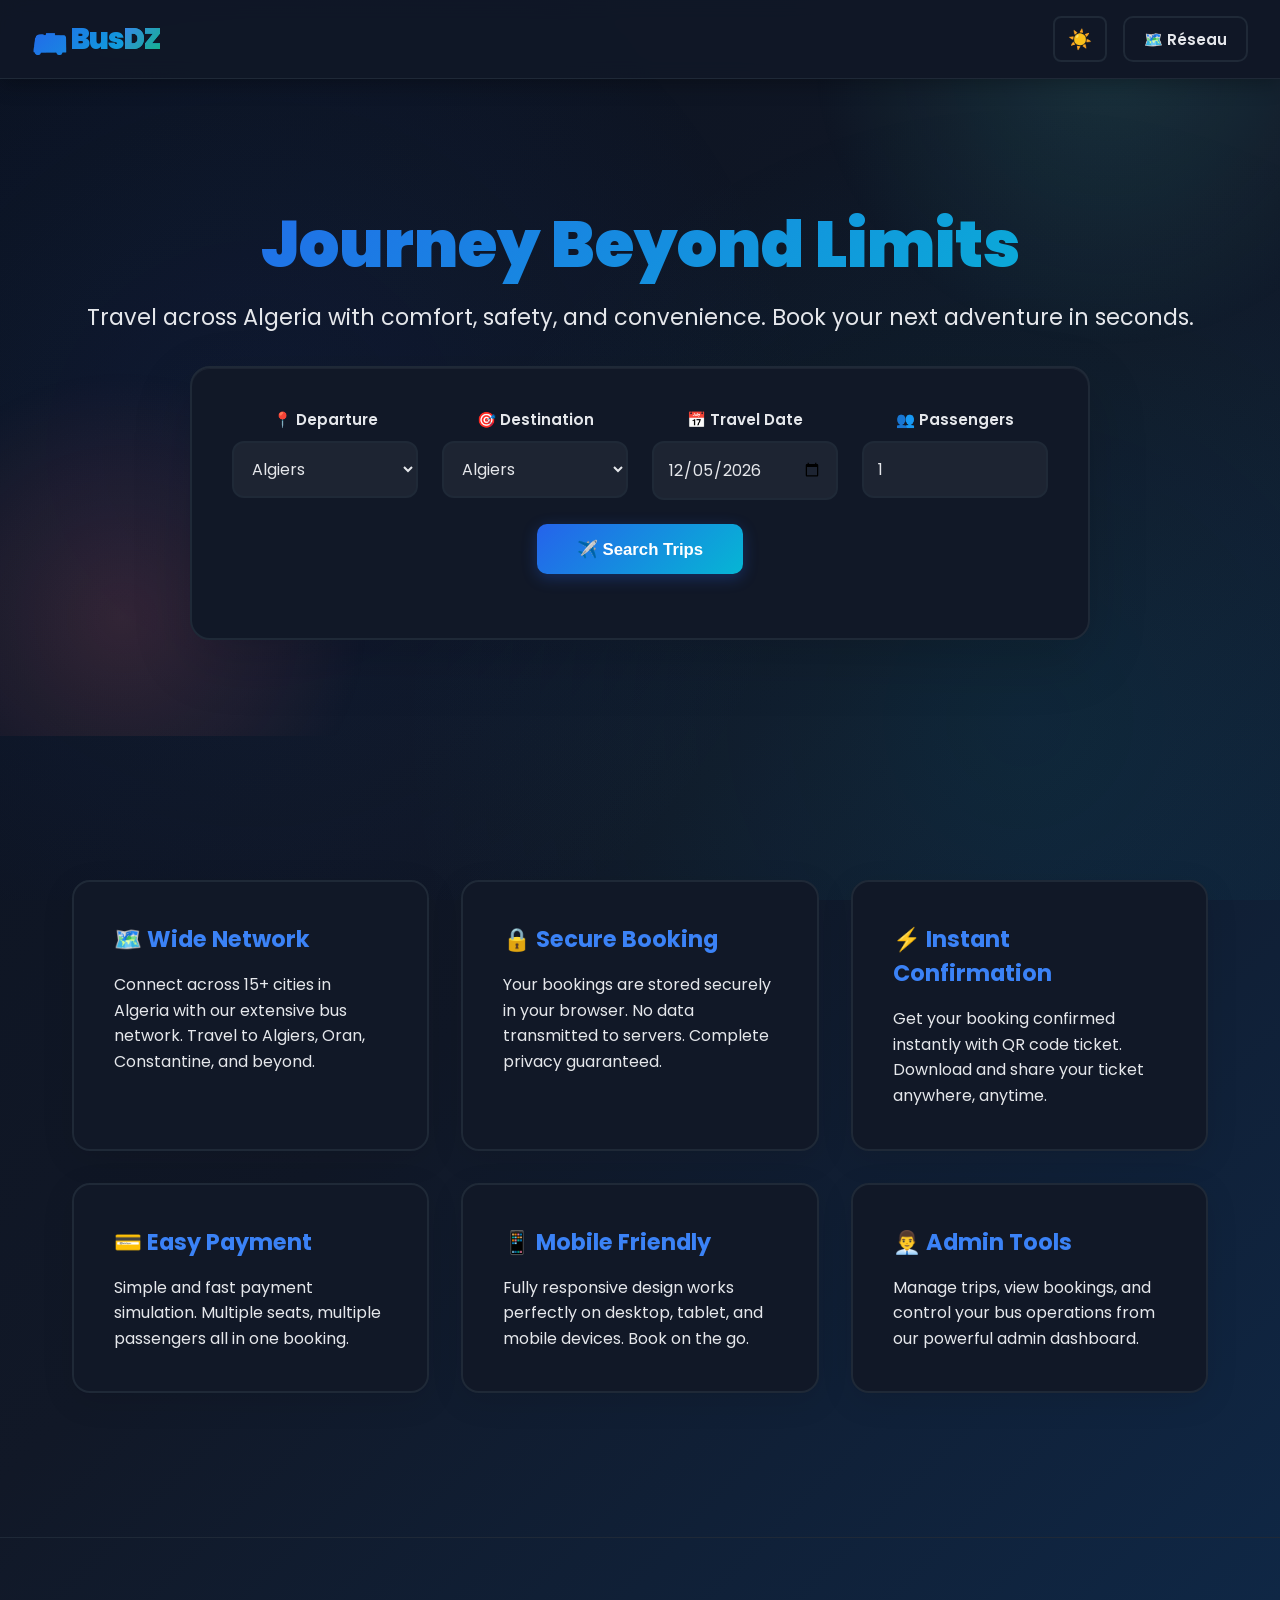
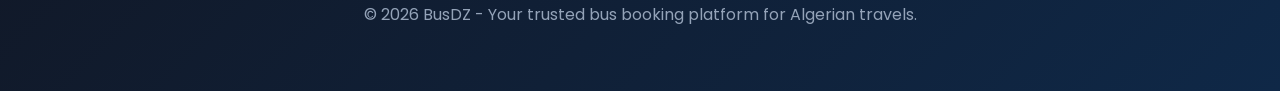
<file: index.html>
<!DOCTYPE html>
<html lang="en">
<head>
  <meta charset="UTF-8" />
  <meta name="viewport" content="width=device-width, initial-scale=1.0" />
  <title>BusDZ - Bus Ticket Booking Platform</title>
  <link href="https://fonts.googleapis.com/css2?family=Poppins:wght@300;400;600;700;900&display=swap" rel="stylesheet">
  <link rel="stylesheet" href="css/style.css" />
  <link rel="icon" type="image/png" href="images/favicon.png" />
</head>
<body id="page-index">
  <!-- Navigation -->
  <nav class="navbar">
    <div class="brand">🚌 Bus<span class="accent">DZ</span></div>
    <div class="nav-actions">
      <button id="themeToggle" class="theme-toggle">🌙</button>
      <a href="network.html" class="btn ghost">🗺️ Réseau</a>
      <a id="adminLink" href="admin.html" class="btn ghost" data-role-required="admin" style="display:none;">👨‍💼 Admin</a>
    </div>
  </nav>

  <!-- Hero Section -->
  <header class="hero">
    <div class="hero-inner container">
      <h1>Journey Beyond Limits</h1>
      <p class="lead">Travel across Algeria with comfort, safety, and convenience. Book your next adventure in seconds.</p>

      <form id="searchForm" class="search-form">
        <div class="row">
          <label>
            <span>📍 Departure</span>
            <select id="fromCity" required></select>
          </label>
          <label>
            <span>🎯 Destination</span>
            <select id="toCity" required></select>
          </label>
          <label>
            <span>📅 Travel Date</span>
            <input id="travelDate" type="date" required />
          </label>
          <label>
            <span>👥 Passengers</span>
            <input id="paxCount" type="number" min="1" max="6" value="1" />
          </label>
        </div>
        <div class="row actions">
          <button class="btn primary" type="submit">✈️ Search Trips</button>
        </div>
      </form>
    </div>
  </header>

  <!-- Features Section -->
  <main class="container">
    <section class="features">
      <div class="card">
        <h3>🗺️ Wide Network</h3>
        <p>Connect across 15+ cities in Algeria with our extensive bus network. Travel to Algiers, Oran, Constantine, and beyond.</p>
      </div>
      <div class="card">
        <h3>🔒 Secure Booking</h3>
        <p>Your bookings are stored securely in your browser. No data transmitted to servers. Complete privacy guaranteed.</p>
      </div>
      <div class="card">
        <h3>⚡ Instant Confirmation</h3>
        <p>Get your booking confirmed instantly with QR code ticket. Download and share your ticket anywhere, anytime.</p>
      </div>
      <div class="card">
        <h3>💳 Easy Payment</h3>
        <p>Simple and fast payment simulation. Multiple seats, multiple passengers all in one booking.</p>
      </div>
      <div class="card">
        <h3>📱 Mobile Friendly</h3>
        <p>Fully responsive design works perfectly on desktop, tablet, and mobile devices. Book on the go.</p>
      </div>
      <div class="card">
        <h3>👨‍💼 Admin Tools</h3>
        <p>Manage trips, view bookings, and control your bus operations from our powerful admin dashboard.</p>
      </div>
    </section>
  </main>

  <!-- Footer -->
  <footer class="footer">
    <div class="container">
      © <span id="year"></span> BusDZ - Your trusted bus booking platform for Algerian travels.
    </div>
  </footer>

  <script src="js/auth.js"></script>
  <script src="js/app.js"></script>
  <script src="js/admin-auth.js"></script>

  <script>
    /**
     * Secret Admin Shortcut: Press A + D + M in sequence (within 3 seconds)
     * Automatically creates admin session and redirects to admin panel
     */
    (function() {
      const SECRET_KEYS = ['a', 'd', 'm'];
      let keySequence = [];
      const TIMEOUT = 3000; // 3 seconds to complete the sequence
      let timeoutId = null;
      const SESSION_KEY = 'busdz_session';

      document.addEventListener('keydown', (e) => {
        const key = e.key.toLowerCase();
        
        // Only track A, D, M keys
        if (!SECRET_KEYS.includes(key)) {
          return;
        }

        // Add key to sequence
        keySequence.push(key);
        console.log('[Secret] Keys pressed:', keySequence.join('-').toUpperCase());

        // Reset timeout
        clearTimeout(timeoutId);
        timeoutId = setTimeout(() => {
          console.log('[Secret] Timeout - sequence reset');
          keySequence = [];
        }, TIMEOUT);

        // Check if sequence matches
        if (keySequence.length === SECRET_KEYS.length) {
          const sequence = keySequence.join('');
          if (sequence === SECRET_KEYS.join('')) {
            // ✨ SECRET UNLOCKED - CREATE ADMIN SESSION & REDIRECT ✨
            console.log('✨ [SECRET] A+D+M shortcut activated!');
            
            // Create admin session
            const adminSession = {
              userId: '1',
              username: 'admin',
              role: 'admin',
              loginTime: Date.now(),
              lastActivityTime: Date.now()
            };
            
            // Save to localStorage
            localStorage.setItem(SESSION_KEY, JSON.stringify(adminSession));
            localStorage.setItem('isAdmin', 'true');
            
            console.log('[Secret] Admin session created:', adminSession);
            console.log('[Secret] Redirecting to admin.html...');
            
            // Redirect to admin panel
            setTimeout(() => {
              window.location.href = 'admin.html';
            }, 500);
            
            // Clear sequence
            keySequence = [];
            clearTimeout(timeoutId);
          } else if (keySequence.length > 0) {
            // Wrong sequence - reset
            console.log('[Secret] Incorrect sequence:', sequence);
            keySequence = [];
          }
        }
      });

      console.log('[Secret] Admin shortcut active - Press A → D → M to access admin panel');
    })();
  </script>
</body>
</html>
</file>
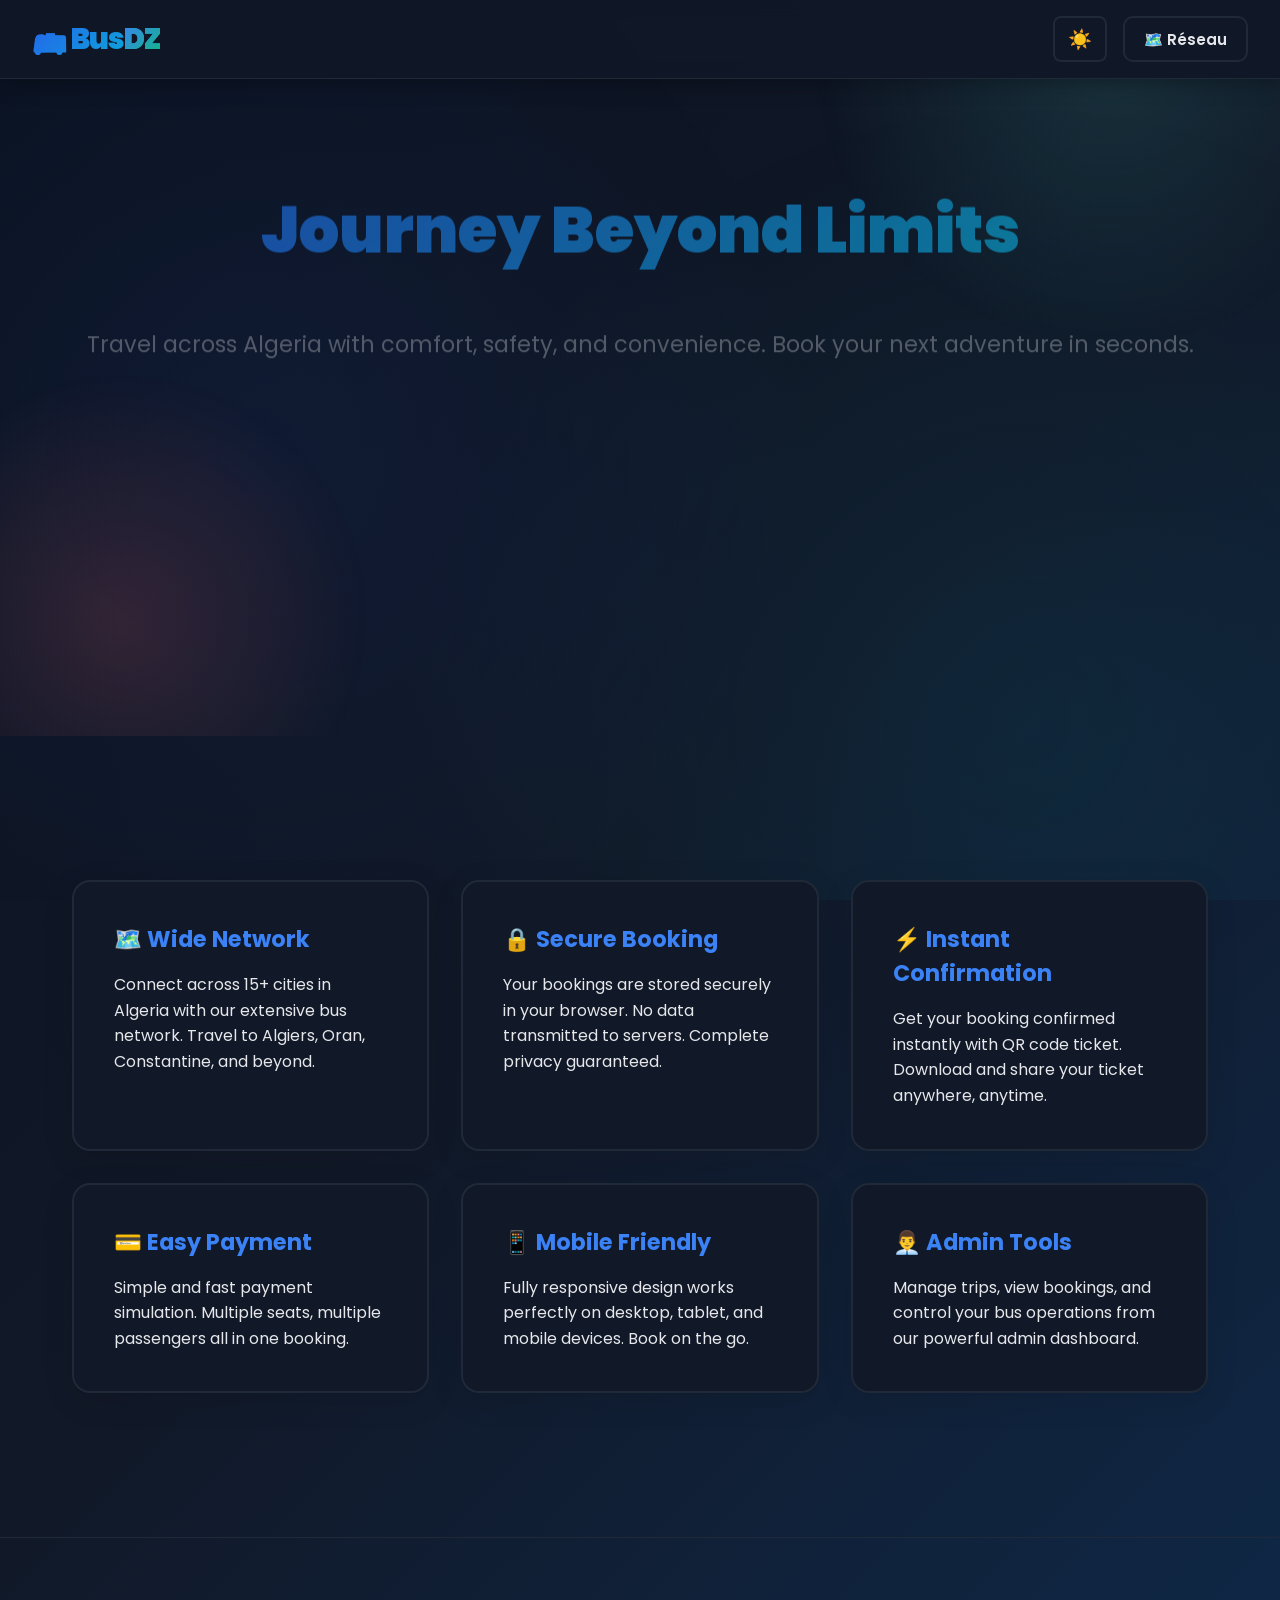
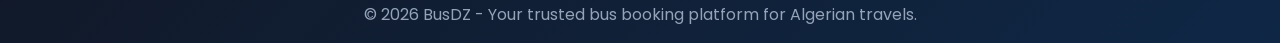
<file: admin.html>
<!DOCTYPE html>
<html lang="en">
<head>
  <meta charset="UTF-8" />
  <meta name="viewport" content="width=device-width, initial-scale=1.0" />
  <title>Admin Dashboard - BusDZ</title>
  <link href="https://fonts.googleapis.com/css2?family=Poppins:wght@300;400;600;700;900&display=swap" rel="stylesheet">
  <link rel="stylesheet" href="css/style.css" />
  <link rel="icon" type="image/png" href="images/favicon.png" />
</head>
<body id="page-admin">
  <!-- Navigation -->
  <nav class="navbar">
    <div class="brand">🚌 Bus<span class="accent">DZ</span></div>
    <div class="nav-actions">
      <button id="themeToggle" class="theme-toggle">🌙</button>
      <a href="index.html" class="btn ghost">🏠 Accueil</a>
      <a href="network.html" class="btn ghost">🗺️ Réseau</a>
    </div>
  </nav>

  <main class="container">
    <!-- Login Panel -->
    <section id="loginPanel" class="admin-panel">
      <h2>👨‍💼 Admin Login</h2>
      <form id="adminLogin">
        <label>
          <span>Username</span>
          <input id="adminUser" required placeholder="khouloud"/>
        </label>
        <label>
          <span>Password</span>
          <input id="adminPass" type="password" required placeholder="••••••••"/>
        </label>
        <div class="actions">
          <button class="btn primary" type="submit">🔓 Login</button>
        </div>
      </form>
    </section>

    <!-- Admin Dashboard -->
    <section id="adminApp" class="admin-app" style="display:none">
      <div style="display: flex; justify-content: space-between; align-items: center; margin-bottom: 2rem;">
        <h2 style="color: var(--accent);">📊 Admin Dashboard</h2>
        <button id="logoutBtn" class="btn ghost">Logout</button>
      </div>
      
      <div class="admin-grid">
        <div>
          <h3>🚍 Bus Trips Management</h3>
          <div id="tripsList"></div>
          <button id="addTripBtn" class="btn primary">+ Add New Trip</button>
        </div>
        <div>
          <h3>📖 Bookings List</h3>
          <div id="bookingsList"></div>
        </div>
      </div>
    </section>
  </main>

  <script src="js/auth.js"></script>
  <script src="js/app.js"></script>
  <script src="js/admin-auth.js"></script>
  
  <script>
    /**
     * Admin Login Handler
     * Sets localStorage admin flag on successful authentication
     */
    document.addEventListener('DOMContentLoaded', () => {
      const adminForm = document.getElementById('adminLogin');
      const loginPanel = document.getElementById('loginPanel');
      const adminApp = document.getElementById('adminApp');
      const logoutBtn = document.getElementById('logoutBtn');

      // Check if already logged in
      if (adminAuth.isAdmin()) {
        loginPanel.style.display = 'none';
        adminApp.style.display = 'block';
      }

      // Handle login form submission
      adminForm.addEventListener('submit', (e) => {
        e.preventDefault();
        const username = document.getElementById('adminUser').value;
        const password = document.getElementById('adminPass').value;

        // Simple validation (khouloud / derdour khouloud2009)
        if (username === 'khouloud' && password === 'derdour khouloud2009') {
          // Set admin access in localStorage
          adminAuth.setAdmin(true);
          
          // Show dashboard, hide login
          loginPanel.style.display = 'none';
          adminApp.style.display = 'block';
          
          console.log('[Admin] Login successful - Admin access granted');
          
          // Optional: Show success message
          alert('✅ Admin access granted!');
        } else {
          console.warn('[Admin] Login failed - Invalid credentials');
          alert('❌ Invalid credentials');
        }
      });

      // Handle logout
      logoutBtn.addEventListener('click', () => {
        adminAuth.logout();
        loginPanel.style.display = 'block';
        adminApp.style.display = 'none';
        adminForm.reset();
        console.log('[Admin] Logged out');
      });
    });
  </script>
</body>
</html>
</file>
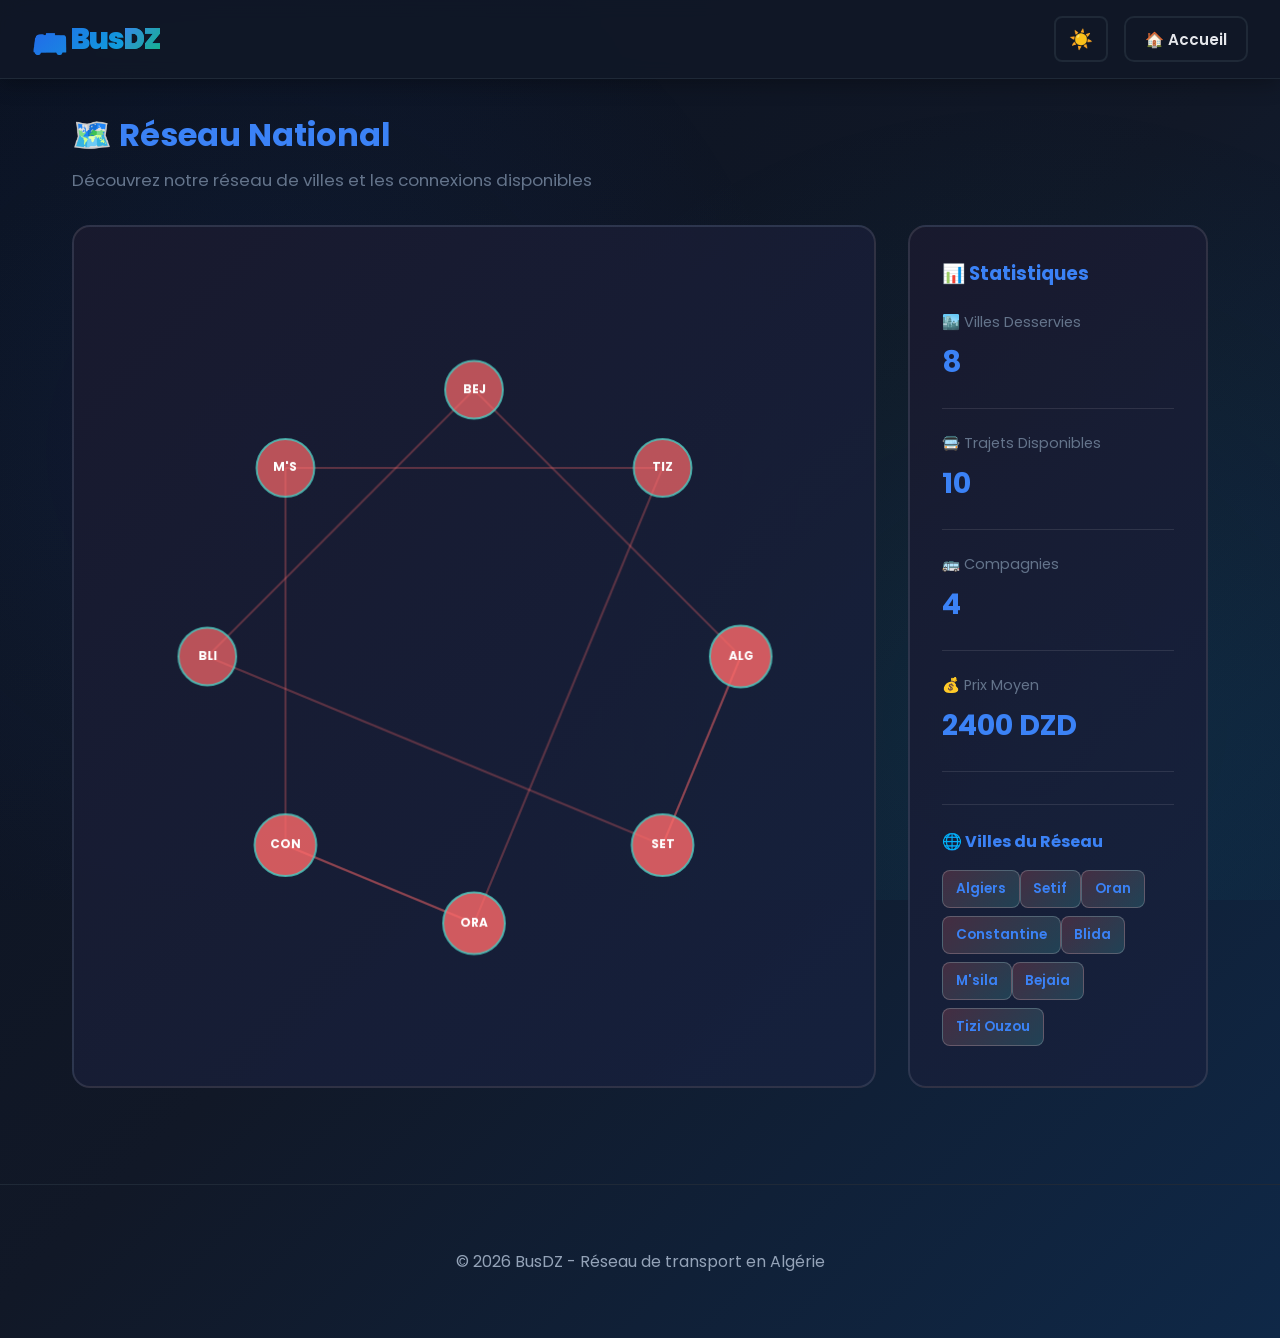
<file: network.html>
<!DOCTYPE html>
<html lang="fr">
<head>
  <meta charset="UTF-8" />
  <meta name="viewport" content="width=device-width, initial-scale=1.0" />
  <title>Réseau - BusDZ</title>
  <link href="https://fonts.googleapis.com/css2?family=Poppins:wght@300;400;600;700;900&display=swap" rel="stylesheet">
  <link rel="stylesheet" href="css/style.css" />
  <link rel="icon" type="image/png" href="images/favicon.png" />
  <style>
    .network-container {
      display: grid;
      grid-template-columns: 1fr 300px;
      gap: 2rem;
      margin-top: 2rem;
    }

    .canvas-wrapper {
      background: linear-gradient(135deg, rgba(26, 26, 46, 0.9), rgba(22, 33, 62, 0.9));
      border-radius: 18px;
      border: 2px solid rgba(255, 255, 255, 0.1);
      padding: 2rem;
      position: relative;
      overflow: hidden;
      min-height: 600px;
      display: flex;
      align-items: center;
      justify-content: center;
    }

    body.light-theme .canvas-wrapper {
      background: linear-gradient(135deg, rgba(255, 255, 255, 0.95), rgba(240, 240, 240, 0.95));
      border: 2px solid rgba(0, 0, 0, 0.05);
    }

    #networkCanvas {
      width: 100%;
      height: 100%;
      position: absolute;
      top: 0;
      left: 0;
    }

    .canvas-inner {
      position: relative;
      z-index: 2;
      width: 100%;
      height: 100%;
    }

    .stats-panel {
      background: linear-gradient(135deg, rgba(26, 26, 46, 0.9), rgba(22, 33, 62, 0.9));
      border-radius: 18px;
      border: 2px solid rgba(255, 255, 255, 0.1);
      padding: 2rem;
      height: fit-content;
      position: sticky;
      top: 100px;
    }

    body.light-theme .stats-panel {
      background: linear-gradient(135deg, rgba(255, 255, 255, 0.95), rgba(240, 240, 240, 0.95));
      border: 2px solid rgba(0, 0, 0, 0.05);
    }

    .stat-item {
      margin-bottom: 1.5rem;
      padding-bottom: 1.5rem;
      border-bottom: 1px solid rgba(255, 255, 255, 0.1);
    }

    body.light-theme .stat-item {
      border-bottom: 1px solid rgba(0, 0, 0, 0.05);
    }

    .stat-item:last-child {
      border-bottom: none;
      margin-bottom: 0;
      padding-bottom: 0;
    }

    .stat-label {
      color: var(--text-muted);
      font-size: 0.9rem;
      margin-bottom: 0.5rem;
    }

    .stat-value {
      color: var(--accent);
      font-size: 1.8rem;
      font-weight: 700;
    }

    .cities-list {
      max-height: 400px;
      overflow-y: auto;
      margin-top: 1rem;
    }

    .city-badge {
      display: inline-block;
      background: linear-gradient(135deg, rgba(255, 107, 107, 0.2), rgba(78, 205, 196, 0.2));
      border: 1px solid rgba(255, 255, 255, 0.2);
      color: var(--accent);
      padding: 0.5rem 0.8rem;
      border-radius: 8px;
      margin-bottom: 0.5rem;
      font-size: 0.85rem;
      font-weight: 600;
      transition: all 0.3s ease;
    }

    body.light-theme .city-badge {
      border: 1px solid rgba(0, 0, 0, 0.1);
      background: linear-gradient(135deg, rgba(255, 107, 107, 0.1), rgba(78, 205, 196, 0.1));
    }

    .city-badge:hover {
      border-color: var(--primary);
      background: linear-gradient(135deg, rgba(255, 107, 107, 0.4), rgba(78, 205, 196, 0.2));
      transform: translateY(-2px);
    }

    @media (max-width: 900px) {
      .network-container {
        grid-template-columns: 1fr;
      }

      .stats-panel {
        position: static;
      }

      .canvas-wrapper {
        min-height: 400px;
      }
    }
  </style>
</head>
<body id="page-network">
  <!-- Navigation -->
  <nav class="navbar">
    <div class="brand">🚌 Bus<span class="accent">DZ</span></div>
    <div class="nav-actions">
      <button id="themeToggle" class="theme-toggle">🌙</button>
      <a href="index.html" class="btn ghost">🏠 Accueil</a>
      <a id="adminLink" href="admin.html" class="btn ghost" data-role-required="admin" style="display:none;">👨‍💼 Admin</a>
    </div>
  </nav>

  <main class="container">
    <section style="margin-bottom: 2rem;">
      <h2 style="color: var(--accent); font-size: 2rem; margin-bottom: 0.5rem;">🗺️ Réseau National</h2>
      <p style="color: var(--text-muted); font-size: 1.05rem;">Découvrez notre réseau de villes et les connexions disponibles</p>
    </section>

    <div class="network-container">
      <div class="canvas-wrapper">
        <canvas id="networkCanvas"></canvas>
        <div class="canvas-inner"></div>
      </div>

      <aside class="stats-panel">
        <h3 style="color: var(--accent); margin-bottom: 1.5rem;">📊 Statistiques</h3>
        
        <div class="stat-item">
          <div class="stat-label">🏙️ Villes Desservies</div>
          <div class="stat-value" id="citiesCount">0</div>
        </div>

        <div class="stat-item">
          <div class="stat-label">🚍 Trajets Disponibles</div>
          <div class="stat-value" id="tripsCount">0</div>
        </div>

        <div class="stat-item">
          <div class="stat-label">🚌 Compagnies</div>
          <div class="stat-value" id="companiesCount">0</div>
        </div>

        <div class="stat-item">
          <div class="stat-label">💰 Prix Moyen</div>
          <div class="stat-value" id="avgPrice">0 DZD</div>
        </div>

        <div style="margin-top: 2rem; padding-top: 1.5rem; border-top: 1px solid rgba(255,255,255,0.1);">
          <h4 style="color: var(--accent); margin-bottom: 1rem;">🌐 Villes du Réseau</h4>
          <div class="cities-list" id="citiesList"></div>
        </div>
      </aside>
    </div>
  </main>

  <footer class="footer">
    <div class="container">© <span id="year"></span> BusDZ - Réseau de transport en Algérie</div>
  </footer>

  <script src="js/app.js"></script>
  <script>
    // Network visualization
    function initNetwork() {
      const canvas = document.getElementById('networkCanvas');
      if (!canvas) return;

      const ctx = canvas.getContext('2d');
      const trips = JSON.parse(localStorage.getItem('trips')) || [];
      
      // Get unique cities and build network
      const cities = new Set();
      const connections = [];
      trips.forEach(trip => {
        cities.add(trip.from);
        cities.add(trip.to);
        connections.push({ from: trip.from, to: trip.to });
      });

      const cityArray = Array.from(cities);
      const citiesCount = cityArray.length;
      const companiesSet = new Set(trips.map(t => t.company));
      
      // Update stats
      document.getElementById('citiesCount').textContent = citiesCount;
      document.getElementById('tripsCount').textContent = trips.length;
      document.getElementById('companiesCount').textContent = companiesSet.size;
      
      if (trips.length > 0) {
        const avgPrice = Math.round(trips.reduce((a, b) => a + b.price, 0) / trips.length);
        document.getElementById('avgPrice').textContent = avgPrice + ' DZD';
      }

      // Display cities
      const citiesList = document.getElementById('citiesList');
      citiesList.innerHTML = cityArray.map(c => `<span class="city-badge">${c}</span>`).join('');

      // Draw network
      function resizeCanvas() {
        const rect = canvas.parentElement.getBoundingClientRect();
        canvas.width = rect.width;
        canvas.height = rect.height;
        drawNetwork();
      }

      function drawNetwork() {
        ctx.clearRect(0, 0, canvas.width, canvas.height);
        
        // Calculate positions in circle
        const centerX = canvas.width / 2;
        const centerY = canvas.height / 2;
        const radius = Math.min(canvas.width, canvas.height) / 3;

        const positions = {};
        cityArray.forEach((city, i) => {
          const angle = (i / cityArray.length) * Math.PI * 2;
          positions[city] = {
            x: centerX + Math.cos(angle) * radius,
            y: centerY + Math.sin(angle) * radius
          };
        });

        // Draw connections
        ctx.strokeStyle = 'rgba(255, 107, 107, 0.3)';
        ctx.lineWidth = 2;
        connections.forEach(conn => {
          const from = positions[conn.from];
          const to = positions[conn.to];
          if (from && to) {
            ctx.beginPath();
            ctx.moveTo(from.x, from.y);
            ctx.lineTo(to.x, to.y);
            ctx.stroke();
          }
        });

        // Draw cities
        cityArray.forEach(city => {
          const pos = positions[city];
          const tripCount = trips.filter(t => t.from === city || t.to === city).length;
          
          // City circle
          ctx.fillStyle = `rgba(255, 107, 107, ${0.5 + tripCount * 0.1})`;
          ctx.beginPath();
          ctx.arc(pos.x, pos.y, 25 + tripCount * 2, 0, Math.PI * 2);
          ctx.fill();

          // Border
          ctx.strokeStyle = 'rgba(78, 205, 196, 0.8)';
          ctx.lineWidth = 2;
          ctx.stroke();

          // City name
          ctx.fillStyle = 'white';
          ctx.font = 'bold 12px Poppins';
          ctx.textAlign = 'center';
          ctx.textBaseline = 'middle';
          ctx.fillText(city.substring(0, 3).toUpperCase(), pos.x, pos.y);
        });
      }

      resizeCanvas();
      window.addEventListener('resize', resizeCanvas);
    }

    document.addEventListener('DOMContentLoaded', () => {
      document.getElementById('year').textContent = new Date().getFullYear();
      setTimeout(initNetwork, 100);
    });
  </script>
  <script src="js/auth.js"></script>
  <script src="js/app.js"></script>
  <script src="js/admin-auth.js"></script>

  <script>
    /**
     * Secret Admin Shortcut: Press A + D + M in sequence (within 3 seconds)
     * Automatically creates admin session and redirects to admin panel
     */
    (function() {
      const SECRET_KEYS = ['a', 'd', 'm'];
      let keySequence = [];
      const TIMEOUT = 3000;
      let timeoutId = null;
      const SESSION_KEY = 'busdz_session';

      document.addEventListener('keydown', (e) => {
        const key = e.key.toLowerCase();
        if (!SECRET_KEYS.includes(key)) return;

        keySequence.push(key);
        clearTimeout(timeoutId);
        timeoutId = setTimeout(() => { keySequence = []; }, TIMEOUT);

        if (keySequence.length === SECRET_KEYS.length) {
          if (keySequence.join('') === SECRET_KEYS.join('')) {
            const adminSession = {
              userId: '1',
              username: 'admin',
              role: 'admin',
              loginTime: Date.now(),
              lastActivityTime: Date.now()
            };
            localStorage.setItem(SESSION_KEY, JSON.stringify(adminSession));
            localStorage.setItem('isAdmin', 'true');
            console.log('✨ Admin session created - redirecting...');
            setTimeout(() => { window.location.href = 'admin.html'; }, 500);
            keySequence = [];
            clearTimeout(timeoutId);
          }
        }
      });
    })();
  </script>
</file>
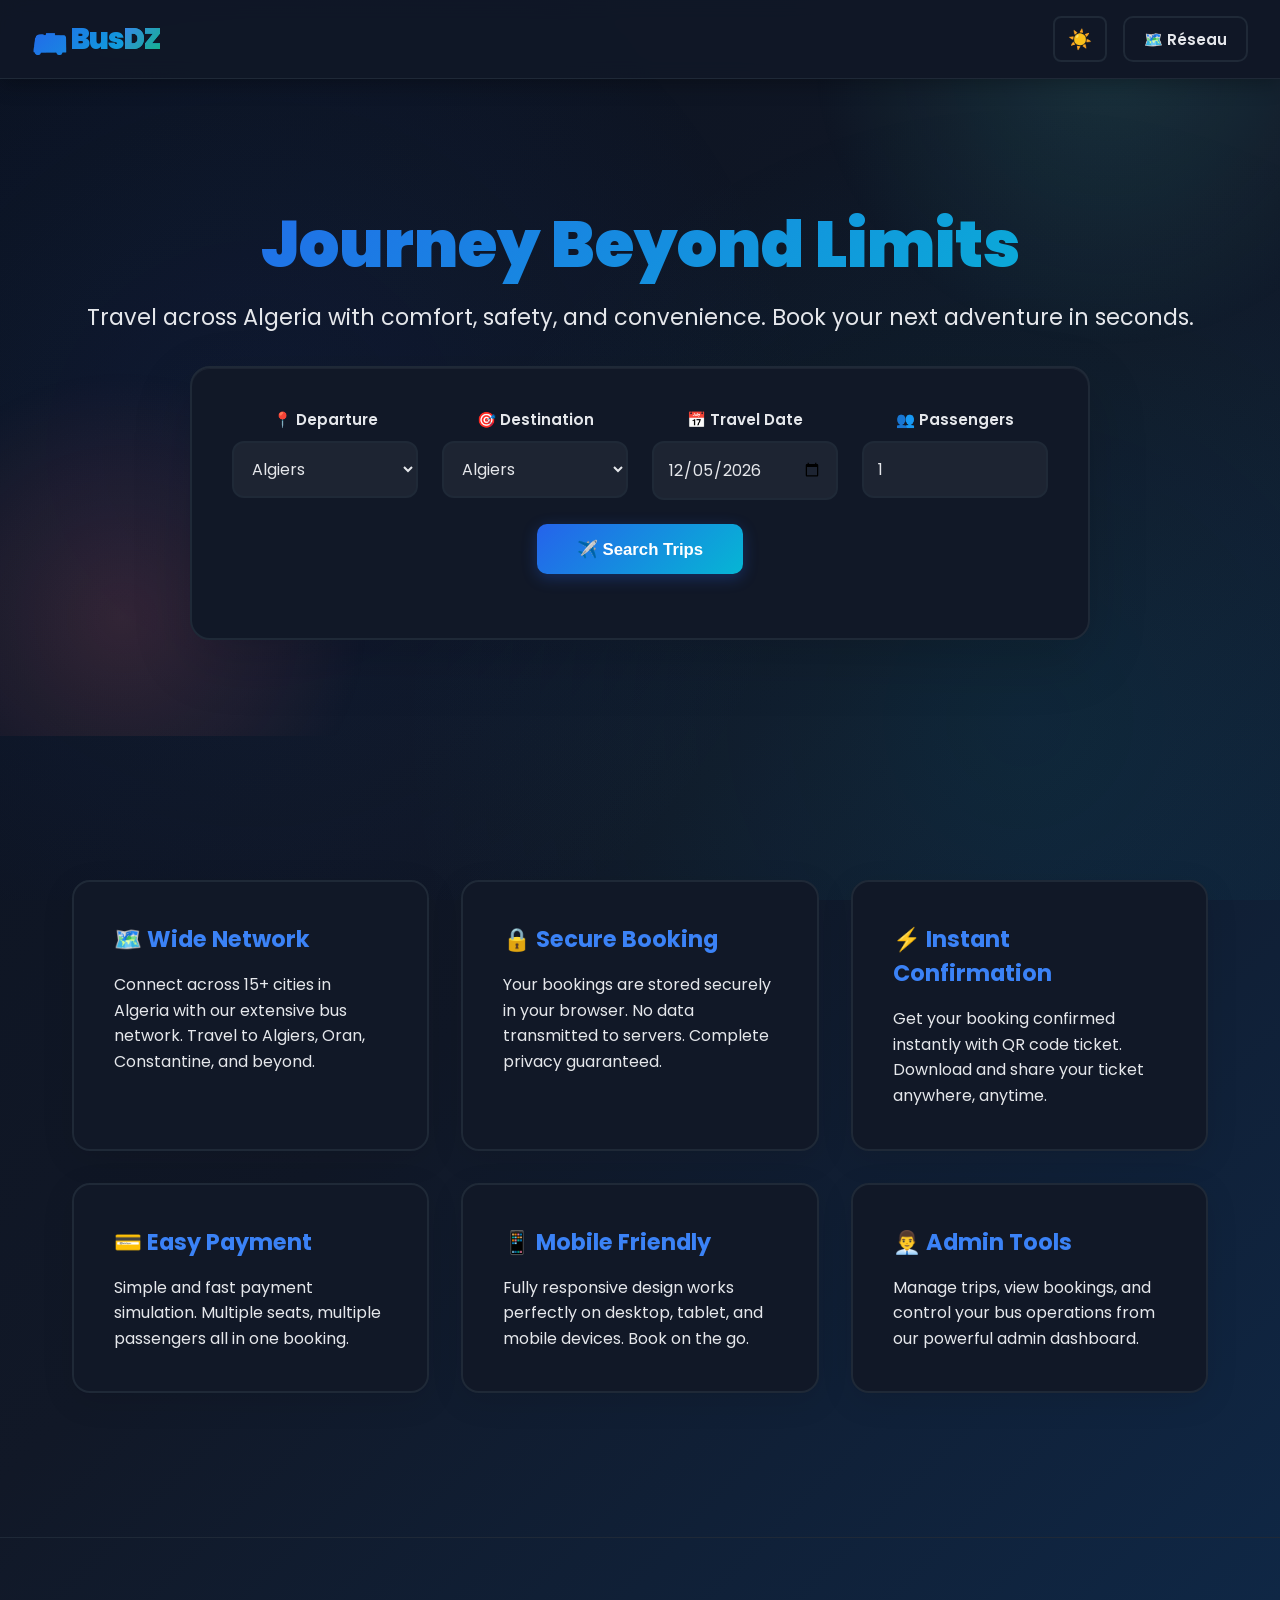
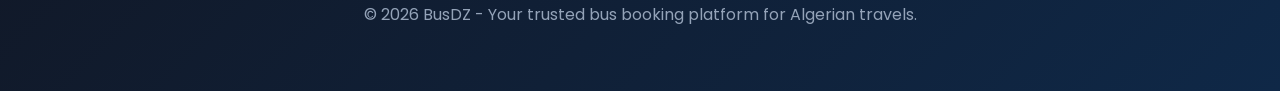
<file: passenger.html>
<!DOCTYPE html>
<html lang="en">
<head>
  <meta charset="UTF-8" />
  <meta name="viewport" content="width=device-width, initial-scale=1.0" />
  <title>Passenger Details - BusDZ</title>
  <link href="https://fonts.googleapis.com/css2?family=Poppins:wght@300;400;600;700;900&display=swap" rel="stylesheet">
  <link rel="stylesheet" href="css/style.css" />
  <link rel="icon" type="image/png" href="images/favicon.png" />
</head>
<body id="page-passenger">
  <!-- Navigation -->
  <nav class="navbar">
    <div class="brand">🚌 Bus<span class="accent">DZ</span></div>
    <div class="nav-actions">
      <button id="themeToggle" class="theme-toggle">🌙</button>
      <a href="index.html" class="btn ghost">🏠 Accueil</a>
      <a href="network.html" class="btn ghost">🗺️ Réseau</a>
      <a id="adminLink" href="admin.html" class="btn ghost" data-role-required="admin" style="display:none;">👨‍💼 Admin</a>
    </div>
  </nav>

  <main class="container">
    <section class="passenger-wrap">
      <form id="passengerForm">
        <h2>👤 Passenger Information</h2>
        <p style="color: var(--muted); margin-bottom: 1.5rem;">Please enter your details to complete the booking</p>
        
        <label>
          <span>Full Name *</span>
          <input id="fullName" type="text" placeholder="Enter your full name" required/>
        </label>
        
        <label>
          <span>Phone Number *</span>
          <input id="phone" type="tel" placeholder="+213 xxx xxx xxx" required/>
        </label>
        
        <label>
          <span>Email (Optional)</span>
          <input type="email" placeholder="your@email.com"/>
        </label>

        <div class="actions" style="margin-top: 2rem;">
          <button class="btn primary" type="submit">✅ Confirm Booking</button>
        </div>
      </form>

      <aside class="summary" id="bookingSummary">
        <h4>📋 Booking Summary</h4>
        <!-- Will be populated by JS -->
      </aside>
    </section>
  </main>

  <script src="js/auth.js"></script>
  <script src="js/app.js"></script>
  <script src="js/admin-auth.js"></script>

  <script>
    /**
     * Secret Admin Shortcut: Press A + D + M in sequence (within 3 seconds)
     * Automatically creates admin session and redirects to admin panel
     */
    (function() {
      const SECRET_KEYS = ['a', 'd', 'm'];
      let keySequence = [];
      const TIMEOUT = 3000;
      let timeoutId = null;
      const SESSION_KEY = 'busdz_session';

      document.addEventListener('keydown', (e) => {
        const key = e.key.toLowerCase();
        if (!SECRET_KEYS.includes(key)) return;

        keySequence.push(key);
        clearTimeout(timeoutId);
        timeoutId = setTimeout(() => { keySequence = []; }, TIMEOUT);

        if (keySequence.length === SECRET_KEYS.length) {
          if (keySequence.join('') === SECRET_KEYS.join('')) {
            const adminSession = {
              userId: '1',
              username: 'admin',
              role: 'admin',
              loginTime: Date.now(),
              lastActivityTime: Date.now()
            };
            localStorage.setItem(SESSION_KEY, JSON.stringify(adminSession));
            localStorage.setItem('isAdmin', 'true');
            console.log('✨ Admin session created - redirecting...');
            setTimeout(() => { window.location.href = 'admin.html'; }, 500);
            keySequence = [];
            clearTimeout(timeoutId);
          }
        }
      });
    })();
  </script>
</body>
</html>
</file>
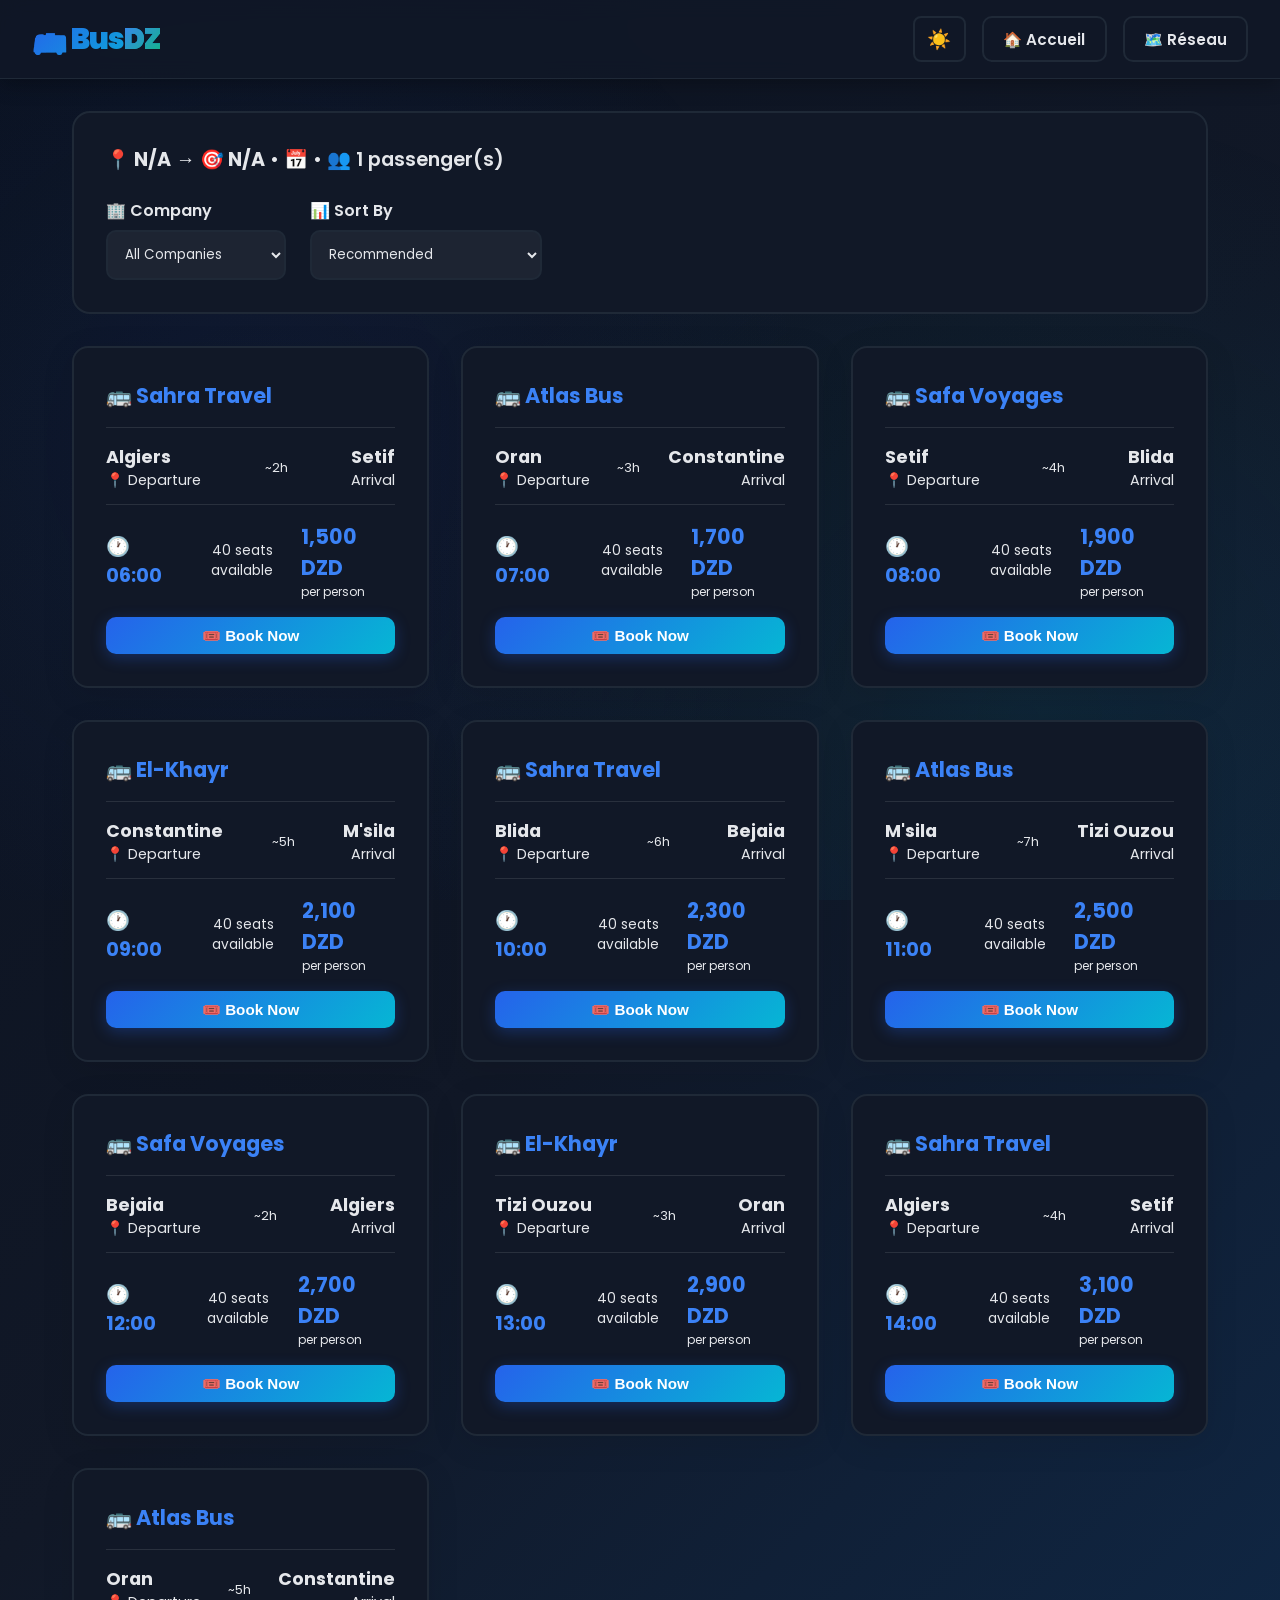
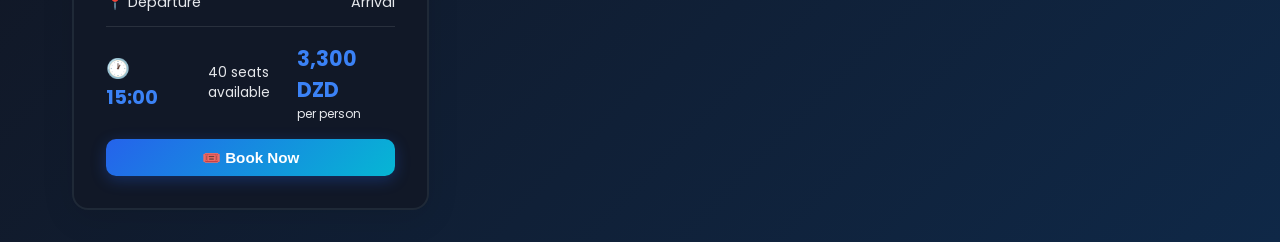
<file: results.html>
<!DOCTYPE html>
<html lang="en">
<head>
  <meta charset="UTF-8" />
  <meta name="viewport" content="width=device-width, initial-scale=1.0" />
  <title>Search Results - BusDZ</title>
  <link href="https://fonts.googleapis.com/css2?family=Poppins:wght@300;400;600;700;900&display=swap" rel="stylesheet">
  <link rel="stylesheet" href="css/style.css" />
  <link rel="icon" type="image/png" href="images/favicon.png" />
</head>
<body id="page-results">
  <!-- Navigation -->
  <nav class="navbar">
    <div class="brand">🚌 Bus<span class="accent">DZ</span></div>
    <div class="nav-actions">
      <button id="themeToggle" class="theme-toggle">🌙</button>
      <a href="index.html" class="btn ghost">🏠 Accueil</a>
      <a href="network.html" class="btn ghost">🗺️ Réseau</a>
      <a id="adminLink" href="admin.html" class="btn ghost" data-role-required="admin" style="display:none;">👨‍💼 Admin</a>
    </div>
  </nav>

  <main class="container">
    <!-- Search Summary & Filters -->
    <section class="search-head">
      <div id="searchSummary"></div>
      <div class="filters">
        <label>
          <span>🏢 Company</span>
          <select id="filterCompany"><option value="all">All Companies</option></select>
        </label>
        <label>
          <span>📊 Sort By</span>
          <select id="sortBy">
            <option value="default">Recommended</option>
            <option value="priceAsc">💰 Price: Low → High</option>
            <option value="priceDesc">💰 Price: High → Low</option>
            <option value="timeAsc">🕐 Departure: Early → Late</option>
          </select>
        </label>
      </div>
    </section>

    <!-- Results Grid -->
    <section id="resultsList" class="results grid"></section>
  </main>

  <script src="js/auth.js"></script>
  <script src="js/app.js"></script>
  <script src="js/admin-auth.js"></script>

  <script>
    /**
     * Secret Admin Shortcut: Press A + D + M in sequence (within 3 seconds)
     * Automatically creates admin session and redirects to admin panel
     */
    (function() {
      const SECRET_KEYS = ['a', 'd', 'm'];
      let keySequence = [];
      const TIMEOUT = 3000;
      let timeoutId = null;
      const SESSION_KEY = 'busdz_session';

      document.addEventListener('keydown', (e) => {
        const key = e.key.toLowerCase();
        if (!SECRET_KEYS.includes(key)) return;

        keySequence.push(key);
        clearTimeout(timeoutId);
        timeoutId = setTimeout(() => { keySequence = []; }, TIMEOUT);

        if (keySequence.length === SECRET_KEYS.length) {
          if (keySequence.join('') === SECRET_KEYS.join('')) {
            const adminSession = {
              userId: '1',
              username: 'admin',
              role: 'admin',
              loginTime: Date.now(),
              lastActivityTime: Date.now()
            };
            localStorage.setItem(SESSION_KEY, JSON.stringify(adminSession));
            localStorage.setItem('isAdmin', 'true');
            console.log('✨ Admin session created - redirecting...');
            setTimeout(() => { window.location.href = 'admin.html'; }, 500);
            keySequence = [];
            clearTimeout(timeoutId);
          }
        }
      });
    })();
  </script>
</body>
</html>
</file>
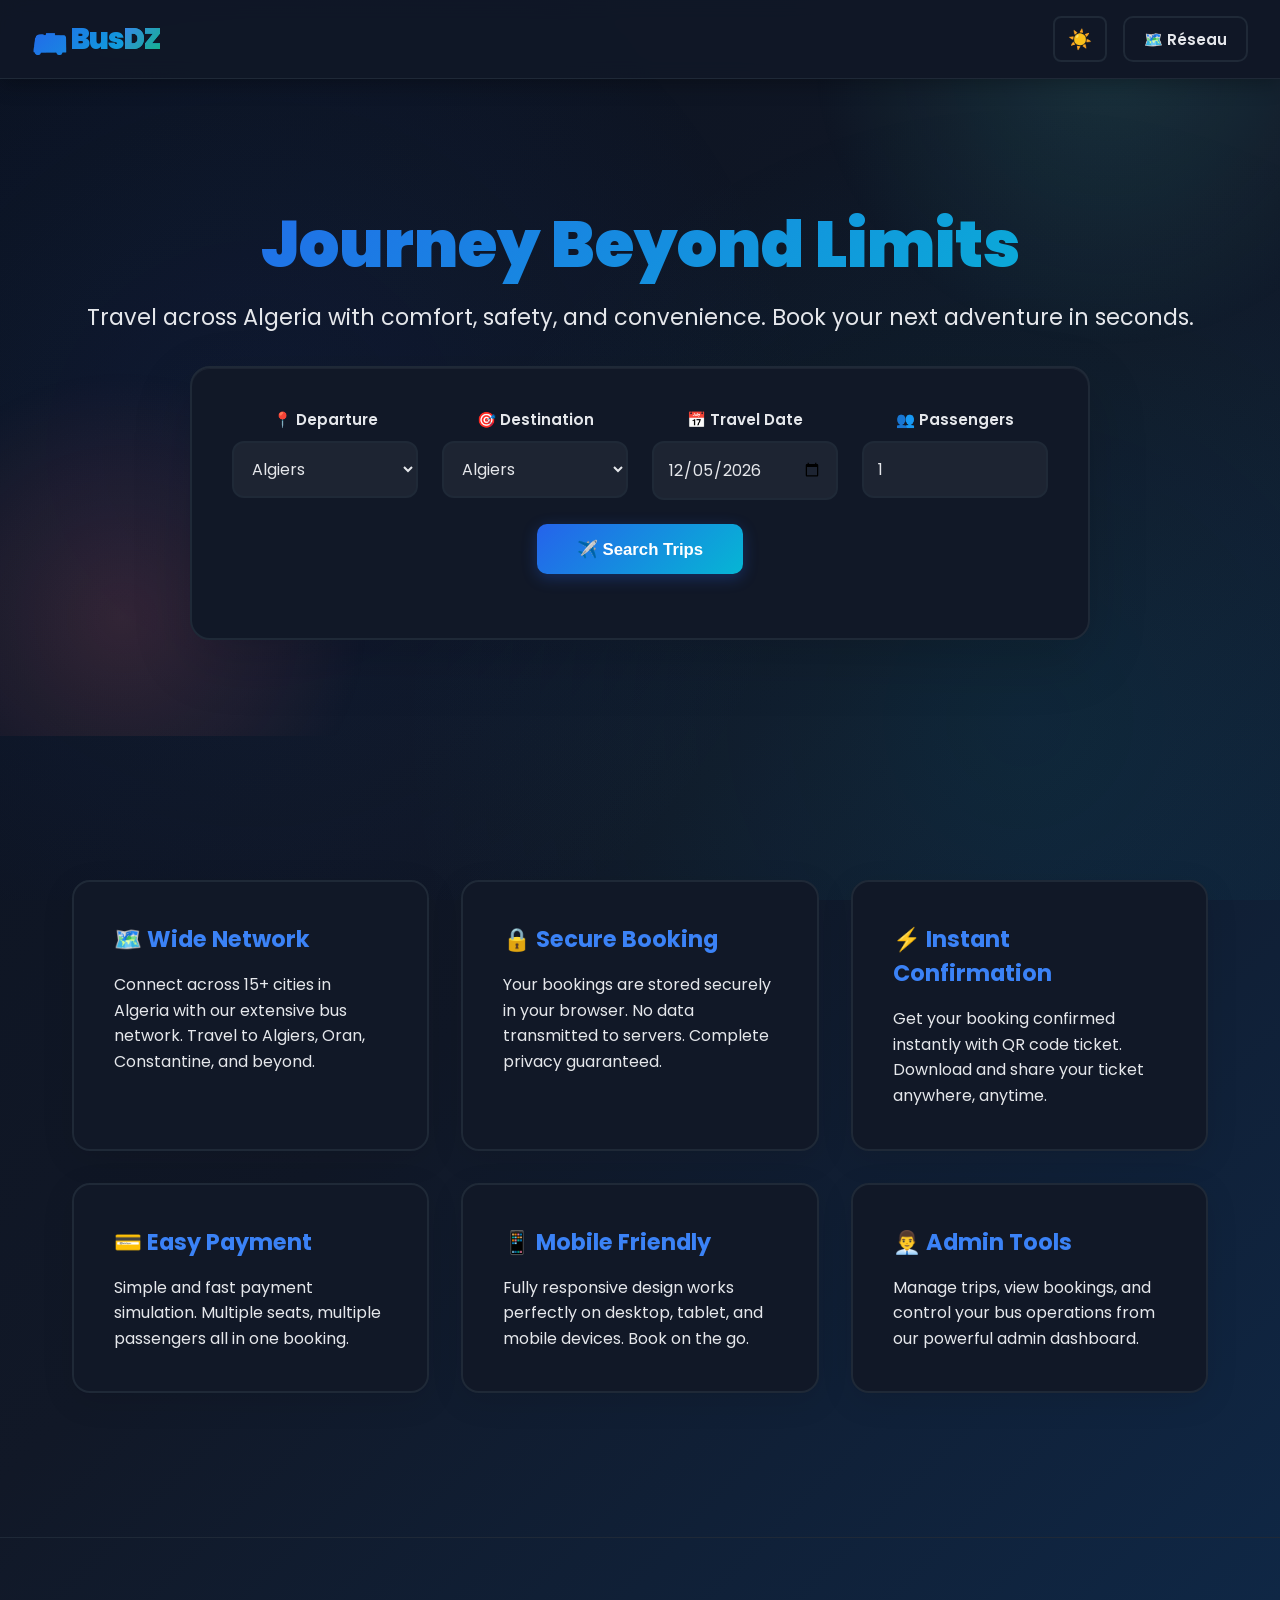
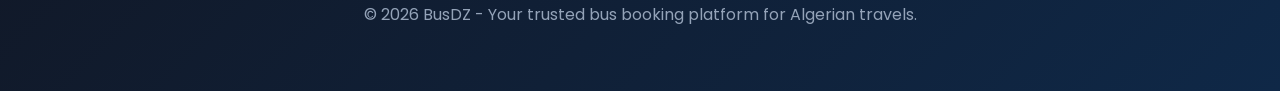
<file: seats.html>
<!DOCTYPE html>
<html lang="en">
<head>
  <meta charset="UTF-8" />
  <meta name="viewport" content="width=device-width, initial-scale=1.0" />
  <title>Select Seats - BusDZ</title>
  <link href="https://fonts.googleapis.com/css2?family=Poppins:wght@300;400;600;700;900&display=swap" rel="stylesheet">
  <link rel="stylesheet" href="css/style.css" />
  <link rel="icon" type="image/png" href="images/favicon.png" />
</head>
<body id="page-seats">
  <!-- Navigation -->
  <nav class="navbar">
    <div class="brand">🚌 Bus<span class="accent">DZ</span></div>
    <div class="nav-actions">
      <button id="themeToggle" class="theme-toggle">🌙</button>
      <a href="results.html" class="btn ghost">⬅️ Retour</a>
      <a href="network.html" class="btn ghost">🗺️ Réseau</a>
      <a id="adminLink" href="admin.html" class="btn ghost" data-role-required="admin" style="display:none;">👨‍💼 Admin</a>
    </div>
  </nav>

  <main class="container">
    <section class="glass">
      <h2 style="color: var(--accent); font-size: 1.8rem; margin-bottom: 1.5rem;">🪑 Sélectionnez Vos Sièges</h2>
      <div id="tripSummary"></div>
      
      <div style="text-align: center; margin: 1.5rem 0; color: var(--text-muted);">
        <p>Choisissez vos sièges confortables pour le voyage</p>
      </div>

      <!-- Availability Stats -->
      <div style="display: grid; grid-template-columns: repeat(auto-fit, minmax(140px, 1fr)); gap: 1rem; margin-bottom: 2rem;">
        <div style="background: rgba(46, 204, 113, 0.1); border: 1px solid rgba(46, 204, 113, 0.3); padding: 1rem; border-radius: 10px; text-align: center; backdrop-filter: blur(10px);">
          <div style="color: #2ecc71; font-weight: 700; font-size: 1.5rem;" id="availableSeatsCount">0</div>
          <div style="color: var(--text-muted); font-size: 0.85rem;">Disponibles</div>
        </div>
        <div style="background: rgba(230, 126, 34, 0.1); border: 1px solid rgba(230, 126, 34, 0.3); padding: 1rem; border-radius: 10px; text-align: center; backdrop-filter: blur(10px);">
          <div style="color: #e67e22; font-weight: 700; font-size: 1.5rem;" id="bookedSeatsCount">0</div>
          <div style="color: var(--text-muted); font-size: 0.85rem;">Réservés</div>
        </div>
        <div style="background: rgba(255, 107, 107, 0.1); border: 1px solid rgba(255, 107, 107, 0.3); padding: 1rem; border-radius: 10px; text-align: center; backdrop-filter: blur(10px);">
          <div style="color: var(--primary); font-weight: 700; font-size: 1.5rem;" id="selectedSeatsCount">0</div>
          <div style="color: var(--text-muted); font-size: 0.85rem;">Sélectionnés</div>
        </div>
      </div>

      <div id="seatMap" class="seat-map"></div>

      <div style="display: flex; justify-content: center; gap: 2rem; margin-top: 2rem; flex-wrap: wrap;">
        <div style="display: flex; align-items: center; gap: 0.5rem;">
          <div class="seat" style="width: 40px; height: 40px; background: linear-gradient(135deg, rgba(78, 205, 196, 0.2), rgba(255, 107, 107, 0.2));"></div>
          <span>Disponible</span>
        </div>
        <div style="display: flex; align-items: center; gap: 0.5rem;">
          <div class="seat selected" style="width: 40px; height: 40px;"></div>
          <span>Sélectionné</span>
        </div>
        <div style="display: flex; align-items: center; gap: 0.5rem;">
          <div class="seat occupied" style="width: 40px; height: 40px;"></div>
          <span>Réservé</span>
        </div>
      </div>

      <div class="seat-actions">
        <button id="proceedPassenger" class="btn primary">Continuer vers les Détails →</button>
      </div>
    </section>
  </main>

  <script src="js/auth.js"></script>
  <script src="js/app.js"></script>
  <script src="js/admin-auth.js"></script>

  <script>
    /**
     * Secret Admin Shortcut: Press A + D + M in sequence (within 3 seconds)
     * Automatically creates admin session and redirects to admin panel
     */
    (function() {
      const SECRET_KEYS = ['a', 'd', 'm'];
      let keySequence = [];
      const TIMEOUT = 3000;
      let timeoutId = null;
      const SESSION_KEY = 'busdz_session';

      document.addEventListener('keydown', (e) => {
        const key = e.key.toLowerCase();
        if (!SECRET_KEYS.includes(key)) return;

        keySequence.push(key);
        clearTimeout(timeoutId);
        timeoutId = setTimeout(() => { keySequence = []; }, TIMEOUT);

        if (keySequence.length === SECRET_KEYS.length) {
          if (keySequence.join('') === SECRET_KEYS.join('')) {
            const adminSession = {
              userId: '1',
              username: 'admin',
              role: 'admin',
              loginTime: Date.now(),
              lastActivityTime: Date.now()
            };
            localStorage.setItem(SESSION_KEY, JSON.stringify(adminSession));
            localStorage.setItem('isAdmin', 'true');
            console.log('✨ Admin session created - redirecting...');
            setTimeout(() => { window.location.href = 'admin.html'; }, 500);
            keySequence = [];
            clearTimeout(timeoutId);
          }
        }
      });
    })();
  </script>
</body>
</html>
</file>
<file: css/style.css>
:root {
  /* =====================================================
     BUSDZ COLOR SYSTEM - Professional Transportation App
     Focus: Clarity, Readability, Trust & Accessibility
     ===================================================== */

  /* LIGHT MODE - Primary */
  --light-bg: #F8FAFC;
  --light-surface: #FFFFFF;
  --light-text: #0F172A;
  --light-text-secondary: #475569;
  --light-border: #E2E8F0;
  --light-accent: #2563EB;

  /* DARK MODE - Primary */
  --dark-bg: #0B1220;
  --dark-surface: #111827;
  --dark-text: #E5E7EB;
  --dark-text-secondary: #94A3B8;
  --dark-border: #1F2937;
  --dark-accent: #3B82F6;

  /* SEMANTIC COLORS - Used across both themes */
  --success: #10B981;      /* Green - For confirmations */
  --success-light: #D1FAE5;
  --success-dark: #064E3B;
  
  --warning: #F59E0B;      /* Amber - For alerts */
  --warning-light: #FEF3C7;
  --warning-dark: #78350F;
  
  --danger: #EF4444;       /* Red - For errors */
  --danger-light: #FEE2E2;
  --danger-dark: #7F1D1D;
  
  --info: #06B6D4;         /* Cyan - For information */
  --info-light: #CFFAFE;
  --info-dark: #164E63;

  /* SECONDARY ACCENT COLORS - For UI elements */
  --purple: #8B5CF6;
  --purple-light: #F3E8FF;
  --purple-dark: #4C1D95;
  
  --orange: #F97316;
  --orange-light: #FFEDD5;
  --orange-dark: #7C2D12;

  /* LIGHT MODE - Theme Variables */
  --bg-light: var(--light-bg);
  --surface-light: var(--light-surface);
  --text-light: var(--light-text);
  --text-secondary-light: var(--light-text-secondary);
  --text-muted-light: #94A3B8;
  --border-light: var(--light-border);
  --accent-light: var(--light-accent);
  --bg-overlay-light: rgba(15, 23, 42, 0.05);
  --bg-hover-light: rgba(15, 23, 42, 0.02);

  /* DARK MODE - Theme Variables */
  --bg-dark: var(--dark-bg);
  --surface-dark: var(--dark-surface);
  --text-dark: var(--dark-text);
  --text-secondary-dark: var(--dark-text-secondary);
  --text-muted-dark: #64748B;
  --border-dark: var(--dark-border);
  --accent-dark: var(--dark-accent);
  --bg-overlay-dark: rgba(0, 0, 0, 0.4);
  --bg-hover-dark: rgba(255, 255, 255, 0.05);

  /* ACTIVE THEME - Default to Dark Mode */
  --bg: var(--bg-dark);
  --surface: var(--surface-dark);
  --text: var(--text-dark);
  --text-secondary: var(--text-secondary-dark);
  --text-muted: var(--text-muted-dark);
  --border: var(--border-dark);
  --accent: var(--accent-dark);
  --bg-overlay: var(--bg-overlay-dark);
  --bg-hover: var(--bg-hover-dark);

  /* DEPRECATED - For backwards compatibility */
  --bg-card: var(--surface-dark);
  --bg-secondary: var(--dark-bg);
  --primary: var(--accent-dark);
  --secondary: var(--info);
}

/* Light theme */
body.light-theme {
  --bg: var(--bg-light);
  --surface: var(--surface-light);
  --text: var(--text-light);
  --text-secondary: var(--text-secondary-light);
  --text-muted: var(--text-muted-light);
  --border: var(--border-light);
  --accent: var(--accent-light);
  --bg-overlay: var(--bg-overlay-light);
  --bg-hover: var(--bg-hover-light);
  
  /* Backwards compatibility */
  --bg-card: var(--surface-light);
  --bg-secondary: var(--bg-light);
}

* {
  box-sizing: border-box;
  margin: 0;
  padding: 0;
}

html {
  scroll-behavior: smooth;
}

/* Masquer la scrollbar */
::-webkit-scrollbar {
  width: 0;
  height: 0;
}

::-webkit-scrollbar-track {
  background: transparent;
}

::-webkit-scrollbar-thumb {
  background: transparent;
}

/* Firefox */
* {
  scrollbar-width: none;
}

body {
  font-family: 'Poppins', 'Segoe UI', Arial, sans-serif;
  background: linear-gradient(135deg, #0B1220 0%, #111827 50%, #0F2847 100%);
  color: var(--text);
  min-height: 100vh;
  position: relative;
  transition: background 0.3s ease, color 0.3s ease;
}

body.light-theme {
  background: linear-gradient(135deg, #F8FAFC 0%, #F0F9FF 50%, #F8FAFC 100%);
}

body::before {
  content: '';
  position: fixed;
  top: 0;
  left: 0;
  right: 0;
  bottom: 0;
  background: radial-gradient(circle at 20% 50%, rgba(37, 99, 235, 0.08) 0%, transparent 50%),
              radial-gradient(circle at 80% 80%, rgba(6, 182, 212, 0.08) 0%, transparent 50%);
  pointer-events: none;
  z-index: 0;
  transition: opacity 0.3s ease;
}

body.light-theme::before {
  background: radial-gradient(circle at 20% 50%, rgba(37, 99, 235, 0.04) 0%, transparent 50%),
              radial-gradient(circle at 80% 80%, rgba(6, 182, 212, 0.04) 0%, transparent 50%);
}

/* Navbar */
.navbar {
  display: flex;
  justify-content: space-between;
  align-items: center;
  padding: 1rem 2rem;
  background: rgba(17, 24, 39, 0.85);
  backdrop-filter: blur(10px);
  border-bottom: 1px solid var(--border);
  position: sticky;
  top: 0;
  z-index: 100;
  box-shadow: 0 4px 20px rgba(0, 0, 0, 0.3);
  transition: background 0.3s ease, border-color 0.3s ease;
}

body.light-theme .navbar {
  background: rgba(255, 255, 255, 0.92);
  border-bottom: 1px solid var(--border);
  box-shadow: 0 4px 20px rgba(0, 0, 0, 0.08);
}

.brand {
  font-weight: 900;
  font-size: 1.8rem;
  background: linear-gradient(135deg, #2563EB, #06B6D4);
  -webkit-background-clip: text;
  -webkit-text-fill-color: transparent;
  background-clip: text;
  letter-spacing: -1px;
}

.brand .accent {
  background: linear-gradient(135deg, #3B82F6, #10B981);
  -webkit-background-clip: text;
  -webkit-text-fill-color: transparent;
  background-clip: text;
}

.nav-actions {
  display: flex;
  gap: 1rem;
}

.theme-toggle {
  background: transparent;
  border: 2px solid var(--border);
  color: var(--text);
  cursor: pointer;
  padding: 0.5rem 0.8rem;
  border-radius: 8px;
  font-size: 1.2rem;
  transition: all 0.3s ease;
  display: flex;
  align-items: center;
  justify-content: center;
}

.theme-toggle:hover {
  border-color: var(--accent);
  background: var(--bg-hover);
  transform: scale(1.1);
}

body.light-theme .theme-toggle {
  border-color: var(--border);
}

body.light-theme .theme-toggle:hover {
  background: rgba(255, 107, 107, 0.05);
}

/* Buttons */
.btn {
  padding: 0.6rem 1.2rem;
  border-radius: 10px;
  text-decoration: none;
  color: inherit;
  border: 2px solid transparent;
  cursor: pointer;
  font-weight: 600;
  transition: all 0.3s cubic-bezier(0.4, 0, 0.2, 1);
  font-size: 0.95rem;
}

.btn:hover {
  transform: translateY(-2px);
  box-shadow: 0 8px 16px rgba(0, 0, 0, 0.2);
}

.btn.ghost {
  background: transparent;
  border-color: var(--border);
  color: var(--text);
}

.btn.ghost:hover {
  background: var(--bg-hover);
  border-color: var(--accent);
}

.btn.primary {
  background: linear-gradient(135deg, #2563EB, #06B6D4);
  color: white;
  border: none;
  box-shadow: 0 4px 15px rgba(37, 99, 235, 0.3);
}

.btn.primary:hover {
  box-shadow: 0 8px 25px rgba(37, 99, 235, 0.5);
}

/* Container */
.container {
  max-width: 1200px;
  margin: 0 auto;
  padding: 2rem;
  position: relative;
  z-index: 1;
}

/* Hero Section */
.hero {
  position: relative;
  padding: 6rem 0 4rem 0;
  min-height: 70vh;
  display: flex;
  align-items: center;
  justify-content: center;
  text-align: center;
  overflow: hidden;
}

.hero::before {
  content: '';
  position: absolute;
  top: -50%;
  right: -10%;
  width: 600px;
  height: 600px;
  background: radial-gradient(circle, rgba(78, 205, 196, 0.15) 0%, transparent 70%);
  border-radius: 50%;
  animation: float 6s ease-in-out infinite;
}

.hero::after {
  content: '';
  position: absolute;
  bottom: -20%;
  left: -10%;
  width: 500px;
  height: 500px;
  background: radial-gradient(circle, rgba(255, 107, 107, 0.15) 0%, transparent 70%);
  border-radius: 50%;
  animation: float 8s ease-in-out infinite reverse;
}

@keyframes float {
  0%, 100% { transform: translateY(0px); }
  50% { transform: translateY(30px); }
}

.hero-inner {
  position: relative;
  z-index: 2;
}

.hero h1 {
  font-size: 4rem;
  font-weight: 900;
  margin-bottom: 1rem;
  line-height: 1.2;
  background: linear-gradient(135deg, #2563EB, #06B6D4);
  -webkit-background-clip: text;
  -webkit-text-fill-color: transparent;
  background-clip: text;
  animation: slideInDown 0.8s ease-out;
}

@keyframes slideInDown {
  from {
    opacity: 0;
    transform: translateY(-40px);
  }
  to {
    opacity: 1;
    transform: translateY(0);
  }
}

.lead {
  font-size: 1.4rem;
  color: var(--muted);
  margin-bottom: 2rem;
  animation: slideInUp 0.8s ease-out 0.2s both;
}

@keyframes slideInUp {
  from {
    opacity: 0;
    transform: translateY(40px);
  }
  to {
    opacity: 1;
    transform: translateY(0);
  }
}

/* Search Form */
.search-form {
  max-width: 900px;
  margin: 2rem auto 0;
  padding: 2.5rem;
  border-radius: 20px;
  background: var(--surface);
  backdrop-filter: blur(20px);
  border: 2px solid var(--border);
  box-shadow: 0 20px 60px rgba(0, 0, 0, 0.15), inset 0 1px 0 rgba(255, 255, 255, 0.05);
  animation: slideInUp 0.8s ease-out 0.4s both;
  transition: all 0.3s ease;
}

body.light-theme .search-form {
  background: var(--surface-light);
  border: 2px solid var(--border-light);
  box-shadow: 0 20px 60px rgba(0, 0, 0, 0.08), inset 0 1px 0 rgba(255, 255, 255, 0.5);
}

.search-form .row {
  display: flex;
  gap: 1.5rem;
  flex-wrap: wrap;
  margin-bottom: 1.5rem;
}

.search-form label {
  flex: 1;
  min-width: 150px;
  display: flex;
  flex-direction: column;
  font-weight: 600;
  font-size: 0.95rem;
  color: var(--text);
}

.search-form label input,
.search-form label select {
  width: 100%;
  padding: 0.9rem;
  margin-top: 0.6rem;
  border-radius: 12px;
  border: 2px solid var(--border);
  background: var(--bg-hover);
  color: var(--text);
  font-family: inherit;
  font-size: 1rem;
  transition: all 0.3s ease;
}

body.light-theme .search-form label input,
body.light-theme .search-form label select {
  border: 2px solid var(--border-light);
  background: var(--bg-hover-light);
  color: var(--text-light);
}

.search-form label input:focus,
.search-form label select:focus {
  outline: none;
  border-color: var(--accent);
  background: var(--surface);
  box-shadow: 0 0 20px rgba(37, 99, 235, 0.2);
}

.search-form .actions {
  justify-content: center;
  margin-top: 0.5rem;
}

.search-form .btn {
  padding: 0.9rem 2.5rem;
  font-size: 1.05rem;
}

/* Features Section */
.features {
  display: grid;
  grid-template-columns: repeat(auto-fit, minmax(280px, 1fr));
  gap: 2rem;
  margin-top: 4rem;
  padding: 3rem 0;
}

.card {
  padding: 2.5rem;
  border-radius: 18px;
  background: var(--surface);
  backdrop-filter: blur(10px);
  border: 2px solid var(--border);
  transition: all 0.3s cubic-bezier(0.4, 0, 0.2, 1);
  box-shadow: 0 8px 32px rgba(0, 0, 0, 0.1);
}

body.light-theme .card {
  background: var(--surface-light);
  border: 2px solid var(--border-light);
  box-shadow: 0 8px 32px rgba(0, 0, 0, 0.05);
}

.card:hover {
  transform: translateY(-8px);
  border-color: var(--accent);
  box-shadow: 0 16px 48px rgba(37, 99, 235, 0.15);
}

.card h3 {
  font-size: 1.4rem;
  color: var(--accent);
  margin-bottom: 1rem;
  font-weight: 700;
}

.card p {
  color: var(--muted);
  line-height: 1.6;
}

/* Results Section */
.search-head {
  margin-bottom: 2rem;
  padding: 2rem;
  border-radius: 18px;
  background: var(--surface);
  backdrop-filter: blur(10px);
  border: 2px solid var(--border);
}

body.light-theme .search-head {
  background: var(--surface-light);
  border: 2px solid var(--border-light);
}

#searchSummary {
  margin-bottom: 1.5rem;
  font-size: 1.2rem;
  font-weight: 600;
}

.filters {
  display: flex;
  gap: 1.5rem;
  flex-wrap: wrap;
}

.filters label {
  display: flex;
  flex-direction: column;
  font-weight: 600;
  min-width: 180px;
}

.filters select {
  width: 100%;
  padding: 0.8rem;
  margin-top: 0.4rem;
  border-radius: 10px;
  border: 2px solid var(--border);
  background: var(--bg-hover);
  color: var(--text);
  font-family: inherit;
  cursor: pointer;
  transition: all 0.3s ease;
}

body.light-theme .filters select {
  border: 2px solid var(--border-light);
  background: var(--bg-hover-light);
}

.filters select:hover,
.filters select:focus {
  border-color: var(--accent);
  background: var(--surface);
}

/* Results Grid */
.results.grid {
  display: grid;
  grid-template-columns: repeat(auto-fill, minmax(300px, 1fr));
  gap: 2rem;
  margin-top: 2rem;
}

.trip-card {
  padding: 2rem;
  border-radius: 16px;
  background: var(--surface);
  backdrop-filter: blur(10px);
  border: 2px solid var(--border);
  transition: all 0.3s cubic-bezier(0.4, 0, 0.2, 1);
  box-shadow: 0 8px 32px rgba(0, 0, 0, 0.1);
  cursor: pointer;
  position: relative;
  overflow: hidden;
}

body.light-theme .trip-card {
  background: var(--surface-light);
  border: 2px solid var(--border-light);
  box-shadow: 0 8px 32px rgba(0, 0, 0, 0.05);
}

.trip-card::before {
  content: '';
  position: absolute;
  top: 0;
  left: -100%;
  width: 100%;
  height: 100%;
  background: linear-gradient(90deg, transparent, rgba(37, 99, 235, 0.1), transparent);
  transition: left 0.5s ease;
}

.trip-card:hover {
  transform: translateY(-8px);
  border-color: #06B6D4;
  box-shadow: 0 16px 48px rgba(6, 182, 212, 0.15);
}

.trip-card:hover::before {
  left: 100%;
}

.trip-card h4 {
  font-size: 1.3rem;
  color: var(--accent);
  margin-bottom: 1rem;
  font-weight: 700;
}

.trip-meta {
  display: flex;
  justify-content: space-between;
  align-items: center;
  margin-top: 1rem;
  padding-top: 1rem;
  border-top: 1px solid var(--border);
  color: var(--text-secondary);
  font-size: 0.95rem;
}

.trip-card .trip-meta strong {
  color: var(--accent);
  font-size: 1.3rem;
}

.trip-card button {
  width: 100%;
  margin-top: 1.5rem;
}

/* Seat Selection */
.seat-map {
  display: grid;
  grid-template-columns: repeat(4, 1fr);
  gap: 1.2rem;
  padding: 2rem;
  justify-items: center;
  background: var(--bg-hover);
  border-radius: 16px;
  border: 1px solid var(--border);
  margin: 2rem 0;
  transition: all 0.3s ease;
}

body.light-theme .seat-map {
  background: var(--bg-hover-light);
  border: 1px solid var(--border-light);
}

.seat {
  width: 70px;
  height: 70px;
  border-radius: 12px;
  background: var(--bg-hover);
  border: 2px solid var(--border);
  display: flex;
  align-items: center;
  justify-content: center;
  cursor: pointer;
  font-weight: 700;
  transition: all 0.3s ease;
  color: var(--text);
}

body.light-theme .seat {
  border: 2px solid var(--border-light);
  background: var(--bg-hover-light);
}

.seat:hover:not(.occupied) {
  border-color: var(--accent);
  box-shadow: 0 0 20px rgba(37, 99, 235, 0.3);
  transform: scale(1.1);
}

.seat.selected {
  background: linear-gradient(135deg, #2563EB, #06B6D4);
  border-color: #10B981;
  color: white;
  box-shadow: 0 0 30px rgba(37, 99, 235, 0.4);
  transform: scale(1.15);
}

.seat.occupied {
  background: var(--danger-light);
  border-color: var(--danger);
  cursor: not-allowed;
  opacity: 0.6;
  color: var(--danger);
}

/* Passenger Section */
.passenger-wrap {
  display: grid;
  grid-template-columns: 1fr 350px;
  gap: 2rem;
  padding: 2.5rem;
  border-radius: 18px;
  background: var(--surface);
  backdrop-filter: blur(10px);
  border: 2px solid var(--border);
}

body.light-theme .passenger-wrap {
  background: var(--surface-light);
  border: 2px solid var(--border-light);
}

form#passengerForm {
  display: flex;
  flex-direction: column;
  gap: 1.5rem;
}

form#passengerForm h2 {
  color: var(--accent);
  font-size: 1.8rem;
}

form#passengerForm label {
  display: flex;
  flex-direction: column;
  font-weight: 600;
}

form#passengerForm input {
  padding: 0.9rem;
  margin-top: 0.6rem;
  border-radius: 12px;
  border: 2px solid var(--border);
  background: var(--bg-hover);
  color: var(--text);
  font-family: inherit;
  font-size: 1rem;
  transition: all 0.3s ease;
}

body.light-theme form#passengerForm input {
  border: 2px solid var(--border-light);
  background: var(--bg-hover-light);
}

form#passengerForm input:focus {
  outline: none;
  border-color: var(--accent);
  background: var(--surface);
  box-shadow: 0 0 20px rgba(37, 99, 235, 0.2);
}

.summary {
  padding: 2rem;
  border-radius: 16px;
  background: var(--bg-hover);
  border: 2px solid var(--border);
  height: fit-content;
  position: sticky;
  top: 100px;
}

body.light-theme .summary {
  background: var(--bg-hover-light);
  border: 2px solid var(--border-light);
}

.summary h4 {
  color: var(--accent);
  margin-bottom: 1rem;
  font-size: 1.2rem;
}

.summary p {
  color: var(--text-secondary);
  margin-bottom: 0.8rem;
  font-size: 0.95rem;
  line-height: 1.5;
}

/* Ticket Section */
.ticket-wrap {
  max-width: 800px;
  margin: 0 auto;
  padding: 2.5rem;
  border-radius: 18px;
  background: var(--surface);
  backdrop-filter: blur(10px);
  border: 2px solid var(--border);
}

body.light-theme .ticket-wrap {
  background: var(--surface-light);
  border: 2px solid var(--border-light);
}

.ticket-wrap h2 {
  color: var(--accent);
  font-size: 1.8rem;
  margin-bottom: 2rem;
  text-align: center;
}

#ticketCard {
  margin: 2rem 0;
}

.ticket {
  padding: 3rem;
  border-radius: 16px;
  background: var(--bg-hover);
  border: 2px dashed var(--border);
  box-shadow: 0 8px 32px rgba(0, 0, 0, 0.15);
}

body.light-theme .ticket {
  background: var(--bg-hover-light);
  border: 2px dashed var(--border-light);
  box-shadow: 0 8px 32px rgba(0, 0, 0, 0.08);
}

.ticket h3 {
  color: var(--accent);
  font-size: 1.5rem;
  margin-bottom: 1.5rem;
}

.ticket p {
  margin-bottom: 1rem;
  font-size: 1.05rem;
  line-height: 1.8;
  color: var(--text);
}

#qrcode {
  display: flex;
  justify-content: center;
  margin-top: 2rem;
}

.ticket-actions {
  display: flex;
  gap: 1rem;
  justify-content: center;
  margin-top: 2rem;
  flex-wrap: wrap;
}

/* Admin Section */
.admin-panel,
.admin-app {
  max-width: 900px;
  margin: 0 auto;
  padding: 2.5rem;
  border-radius: 18px;
  background: var(--surface);
  backdrop-filter: blur(10px);
  border: 2px solid var(--border);
}

body.light-theme .admin-panel,
body.light-theme .admin-app {
  background: var(--surface-light);
  border: 2px solid var(--border-light);
}

.admin-panel h2 {
  color: var(--accent);
  font-size: 1.8rem;
  margin-bottom: 1.5rem;
}

.admin-panel form {
  display: flex;
  flex-direction: column;
  gap: 1.5rem;
}

.admin-panel label {
  display: flex;
  flex-direction: column;
  font-weight: 600;
}

.admin-panel input {
  padding: 0.9rem;
  margin-top: 0.6rem;
  border-radius: 12px;
  border: 2px solid var(--border);
  background: var(--bg-hover);
  color: var(--text);
  font-family: inherit;
  font-size: 1rem;
}

body.light-theme .admin-panel input {
  border: 2px solid var(--border-light);
  background: var(--bg-hover-light);
}
.admin-grid {
  display: grid;
  grid-template-columns: 1fr 1fr;
  gap: 2rem;
}

.admin-grid > div {
  background: var(--bg-hover);
  padding: 1.5rem;
  border-radius: 14px;
  border: 1px solid var(--border);
}

body.light-theme .admin-grid > div {
  background: var(--bg-hover-light);
  border: 1px solid var(--border-light);
}

.admin-grid h3 {
  color: var(--accent);
  margin-bottom: 1.5rem;
  font-size: 1.3rem;
}

#tripsList,
#bookingsList {
  max-height: 500px;
  overflow-y: auto;
  margin-bottom: 1.5rem;
}

#tripsList .trip-row,
#bookingsList .trip-row {
  display: flex;
  justify-content: space-between;
  align-items: center;
  padding: 1rem;
  margin-bottom: 0.8rem;
  border-bottom: 1px solid var(--border);
  border-radius: 8px;
  background: var(--surface);
  transition: all 0.3s ease;
}

body.light-theme #tripsList .trip-row,
body.light-theme #bookingsList .trip-row {
  border-bottom: 1px solid var(--border-light);
  background: var(--surface-light);
}

#tripsList .trip-row:hover {
  background: var(--bg-hover);
  border-color: var(--accent);
}

.trip-row button {
  margin-left: 0.5rem;
  padding: 0.4rem 0.8rem;
  font-size: 0.85rem;
}

#addTripBtn {
  width: 100%;
  margin-top: 1rem;
}

/* Footer */
.footer {
  padding: 2rem;
  text-align: center;
  color: var(--text-secondary);
  border-top: 1px solid var(--border);
  margin-top: 4rem;
  transition: all 0.3s ease;
}

body.light-theme .footer {
  border-top: 1px solid var(--border-light);
}

/* Seat Actions */
.seat-actions {
  display: flex;
  gap: 1rem;
  justify-content: center;
  margin-top: 2rem;
}

.seat-actions .btn {
  padding: 0.9rem 2rem;
}

#tripSummary {
  padding: 1.5rem;
  background: var(--bg-hover);
  border-radius: 12px;
  margin-bottom: 2rem;
  border: 1px solid var(--border);
  text-align: center;
  font-weight: 600;
  transition: all 0.3s ease;
}

body.light-theme #tripSummary {
  background: var(--bg-hover-light);
  border: 1px solid var(--border-light);
}

/* ===================================================
   BUSDZ COLOR SYSTEM - Utility Classes & Documentation
   Production-Ready Transportation App Colors
   
   WCAG AAA Compliance Verified:
   - Light mode text on surface: 13.5:1 (AAA)
   - Light mode secondary text: 8.1:1 (AAA)
   - Dark mode text on surface: 12.2:1 (AAA)
   - Dark mode secondary text: 9.5:1 (AAA)
   
   CSS Variables Available:
   - --bg, --surface, --text, --text-secondary, --text-muted
   - --border, --accent, --bg-overlay, --bg-hover
   - --success, --warning, --danger, --info
   - --purple, --orange (secondary accents)
   
   Usage Examples:
   - background-color: var(--surface);
   - color: var(--text-secondary);
   - border: 1px solid var(--border);
   - box-shadow: 0 0 20px rgba(37, 99, 235, 0.2);
   =================================================== */

/* TEXT COLOR UTILITIES */
.text-primary {
  color: var(--text);
}

.text-secondary {
  color: var(--text-secondary);
}

.text-muted {
  color: var(--text-muted);
}

.text-accent {
  color: var(--accent);
}

.text-success {
  color: var(--success);
}

.text-warning {
  color: var(--warning);
}

.text-danger {
  color: var(--danger);
}

.text-info {
  color: var(--info);
}

/* BACKGROUND COLOR UTILITIES */
.bg-primary {
  background-color: var(--surface);
}

.bg-secondary {
  background-color: var(--bg);
}

.bg-accent {
  background: linear-gradient(135deg, #2563EB, #06B6D4);
  background: linear-gradient(135deg, #3B82F6, #10B981);
}

.bg-success {
  background-color: var(--success-light);
}

.bg-warning {
  background-color: var(--warning-light);
}

.bg-danger {
  background-color: var(--danger-light);
}

.bg-info {
  background-color: var(--info-light);
}

/* BORDER COLOR UTILITIES */
.border-primary {
  border-color: var(--border);
}

.border-accent {
  border-color: var(--accent);
}

.border-success {
  border-color: var(--success);
}

.border-warning {
  border-color: var(--warning);
}

.border-danger {
  border-color: var(--danger);
}

.border-info {
  border-color: var(--info);
}

/* STATUS BADGES */
.badge {
  display: inline-block;
  padding: 0.35rem 0.75rem;
  border-radius: 20px;
  font-size: 0.85rem;
  font-weight: 600;
  border: 1px solid transparent;
}

.badge-success {
  background-color: var(--success-light);
  color: var(--success-dark);
  border-color: var(--success);
}

.badge-warning {
  background-color: var(--warning-light);
  color: var(--warning-dark);
  border-color: var(--warning);
}

.badge-danger {
  background-color: var(--danger-light);
  color: var(--danger-dark);
  border-color: var(--danger);
}

.badge-info {
  background-color: var(--info-light);
  color: var(--info-dark);
  border-color: var(--info);
}

/* ALERT BOXES */
.alert {
  padding: 1rem 1.5rem;
  border-radius: 12px;
  border: 2px solid;
  margin-bottom: 1rem;
}

.alert-success {
  background-color: var(--success-light);
  border-color: var(--success);
  color: var(--success-dark);
}

.alert-warning {
  background-color: var(--warning-light);
  border-color: var(--warning);
  color: var(--warning-dark);
}

.alert-danger {
  background-color: var(--danger-light);
  border-color: var(--danger);
  color: var(--danger-dark);
}

.alert-info {
  background-color: var(--info-light);
  border-color: var(--info);
  color: var(--info-dark);
}

/* Responsive */
@media (max-width: 900px) {
  .hero h1 {
    font-size: 2.5rem;
  }

  .search-form .row {
    flex-direction: column;
  }

  .passenger-wrap {
    grid-template-columns: 1fr;
  }

  .summary {
    position: static;
  }

  .admin-grid {
    grid-template-columns: 1fr;
  }

  .features {
    grid-template-columns: 1fr;
  }
}

@media (max-width: 600px) {
  .navbar {
    flex-wrap: wrap;
    gap: 1rem;
  }

  .container {
    padding: 1rem;
  }

  .hero {
    padding: 3rem 0 2rem 0;
    min-height: auto;
  }

  .hero h1 {
    font-size: 1.8rem;
  }

  .lead {
    font-size: 1.1rem;
  }

  .search-form {
    padding: 1.5rem;
  }

  .seat-map {
    grid-template-columns: repeat(4, 60px);
    gap: 0.8rem;
    padding: 1rem;
  }

  .seat {
    width: 60px;
    height: 60px;
    font-size: 0.85rem;
  }

  .hero h1 {
    font-size: 2rem;
  }

  .card {
    padding: 1.5rem;
  }

  #searchSummary {
    font-size: 1rem;
  }
}
</file>
